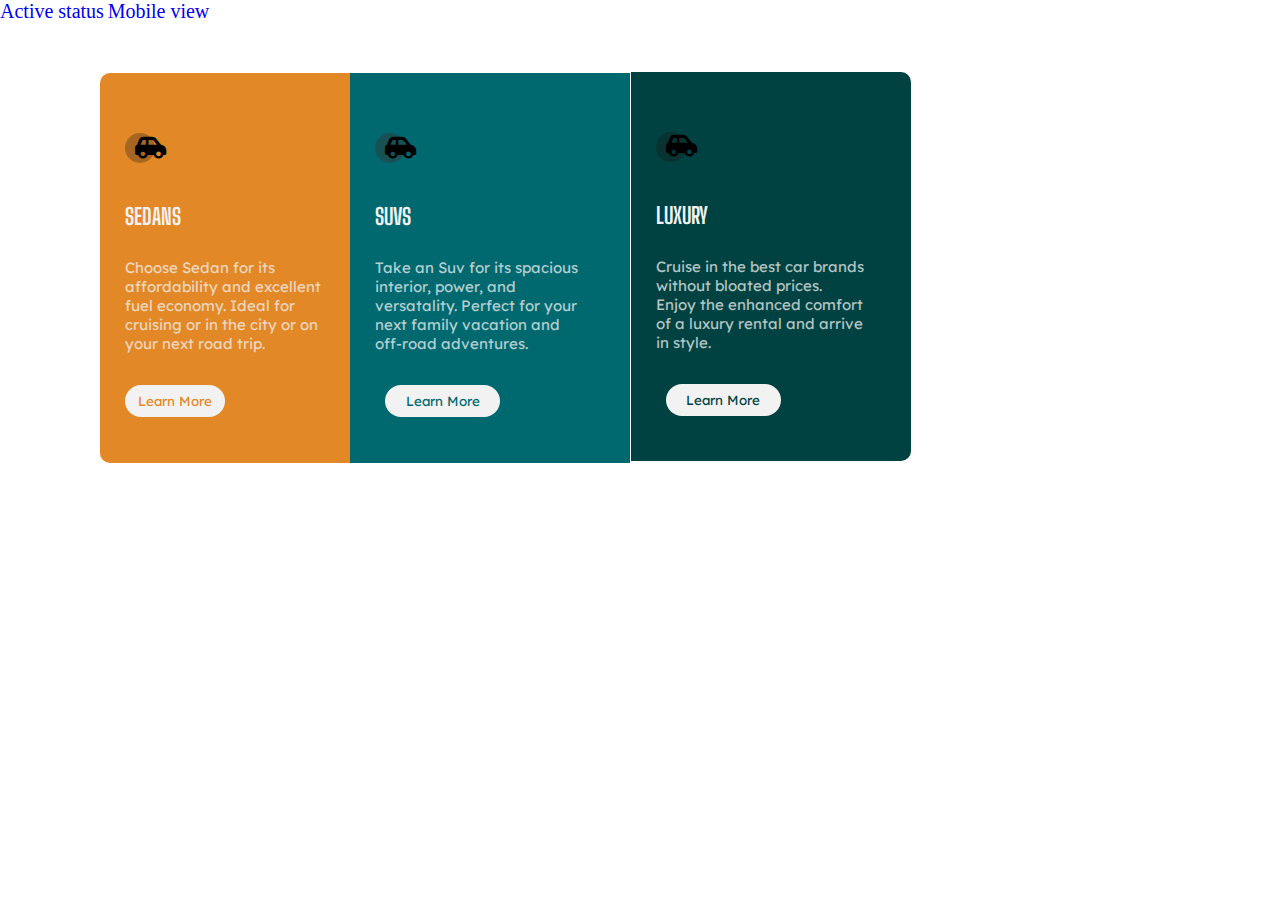
<file: index.html>
<!DOCTYPE html>
<html lang="en">
<head>
    <meta charset="UTF-8">
    <meta name="viewport" content="width=, initial-scale=1.0">
    <title>Desktop view</title>
    <link rel="stylesheet" href="style.css">
    <link rel="preconnect" href="https://fonts.googleapis.com">
<link rel="preconnect" href="https://fonts.gstatic.com" crossorigin>
<link href="https://fonts.googleapis.com/css2?family=Big+Shoulders+Display:wght@700&family=Hanken+Grotesk:wght@500;700;800&family=Inter:wght@400;700&family=Lexend+Deca&display=swap" rel="stylesheet">
<link rel="stylesheet" href="https://cdnjs.cloudflare.com/ajax/libs/font-awesome/6.3.0/css/all.min.css">

</head>
<body>
    <a href="active.html">Active status</a>
    <a href="mobile.html">Mobile view</a>
    <div class="container">
        <div class="first_card">
            <div>
                <div class="mother">
                <div class="circle"></div>
                <i class="fa-solid fa-car-side"></i>
                </div>
                <div>
                    <h2>SEDANS</h2>
                    <p>Choose Sedan for its affordability and excellent <br> fuel economy. Ideal for <br>cruising or in the city or on <br> your next road trip.</p>
                </div>
                <button class="but1">Learn More</button>
            </div>
        </div>
        <div class="second_card">
            <div>
                <div class="mother">
                <div class="circle2"></div>
                <i class="fas fa-car-side"></i>
            </div>
             <div>
                    <h2>SUVS</h2>
                    <p>Take an Suv for its spacious interior, power, and <br>versatality. Perfect for your <br>next family vacation and <br>off-road adventures.</p>
            </div>
             <button class="but2">Learn More</button>
        </div>
        <div class="third_card">
            <div class="mother">
                <div class="circle3"></div>
                <i class="fa-solid fa-car-side"></i>
            </div>
            <div>
                    <h2>LUXURY</h2>
                    <p>Cruise in the best car brands without bloated prices. <br> Enjoy the enhanced comfort <br>of a luxury rental and arrive <br> in  style.</p>
            </div>
            <button class="but3">Learn More</button>
        </div>
    </div>
    
</body>
</html>
</file>
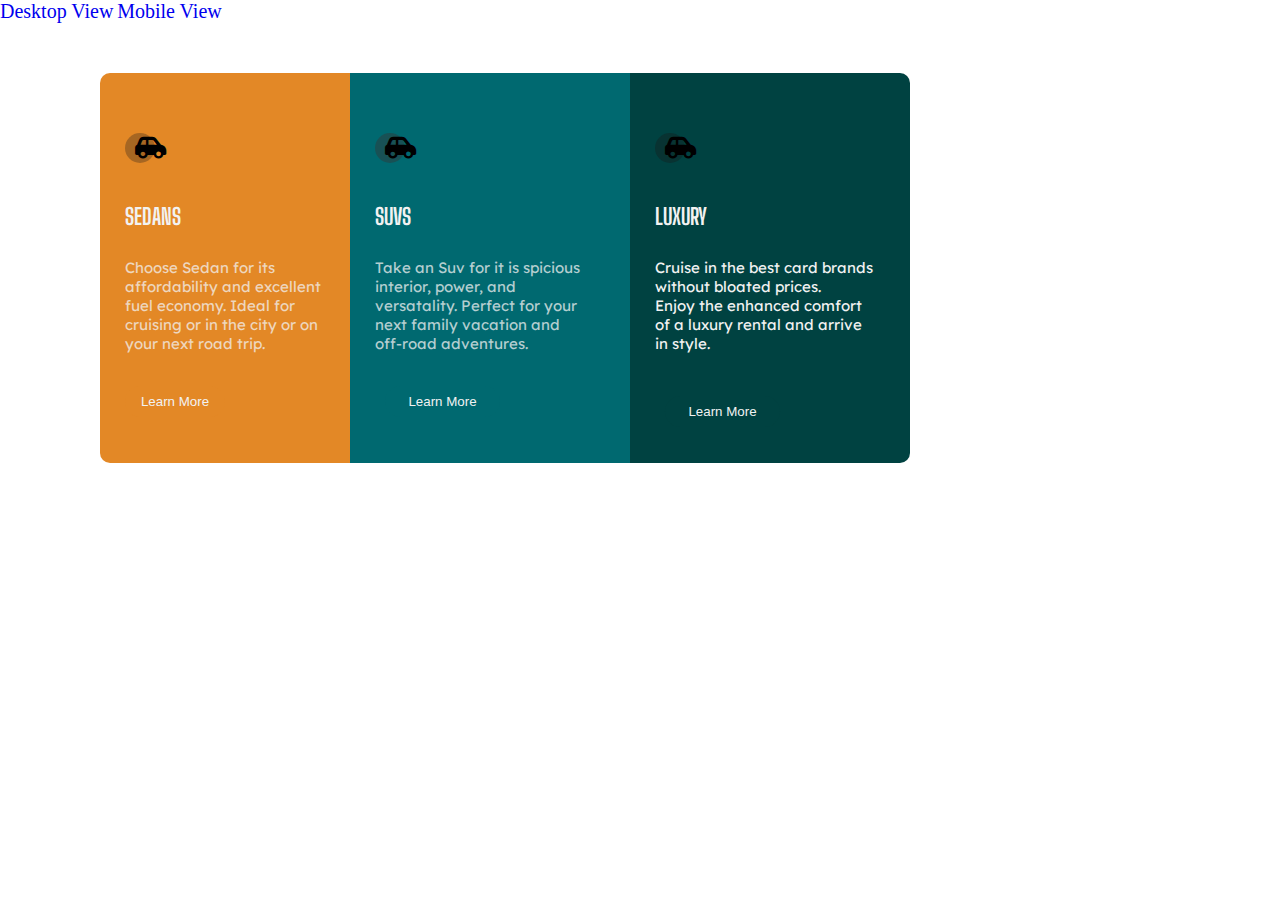
<file: active.html>
<!DOCTYPE html>
<html lang="en">
<head>
    <meta charset="UTF-8">
    <meta name="viewport" content="width=device-width, initial-scale=1.0">
    <title>Active tatus</title>
    <link rel="stylesheet" href="style.css">
    <link href="https://fonts.googleapis.com/css2?family=Big+Shoulders+Display:wght@700&family=Hanken+Grotesk:wght@500;700;800&family=Inter:wght@400;700&family=Lexend+Deca&display=swap" rel="stylesheet">
    <link rel="stylesheet" href="https://cdnjs.cloudflare.com/ajax/libs/font-awesome/6.3.0/css/all.min.css">

</head>
<body>
    
    <a href="index.html">Desktop View</a>
    <a href="mobile.html">Mobile View</a>
    <div class="container">
        <div class="first_card">
            <div>
                <div class="mother">
                    <div class="circle"></div>
                    <i class="fa-solid fa-car-side"></i>
                </div>
                <div>
                    <h2>SEDANS</h2>
                    <p>Choose Sedan for its affordability and excellent <br> fuel economy. Ideal for <br> cruising or in the city or on <br> your next road trip.</p>
                </div>
                <button class="bot1">Learn More</button>
            </div>
        </div>
        <div class="second_card">
            <div class="mother">
                <div class="circle2"></div>
                <i class="fas fa-car-side"></i>     
            </div>  
            <div> 
                    <h2>SUVS</h2>
                    <p>Take an Suv for it is spicious interior, power, and <br> versatality. Perfect for your <br> next family vacation and <br> off-road adventures.</p>
            </div>
                <button class="bot2">Learn More</button>
        </div>
    
        <div class="athird_card">
            <div class="mother">
                <div class="circle3"></div>
                <i class="fa-solid fa-car-side"></i>
            </div>
            <div>
                <h2>LUXURY</h2>
                <p id="parag">Cruise in the best card brands without bloated prices. <br> Enjoy the enhanced comfort <br>of a luxury rental and arrive <br>in  style.</p>
        
            </div>
            <button class="bot3">Learn More</button>
        </div>
    </div>
    
</body>
</html>
</file>
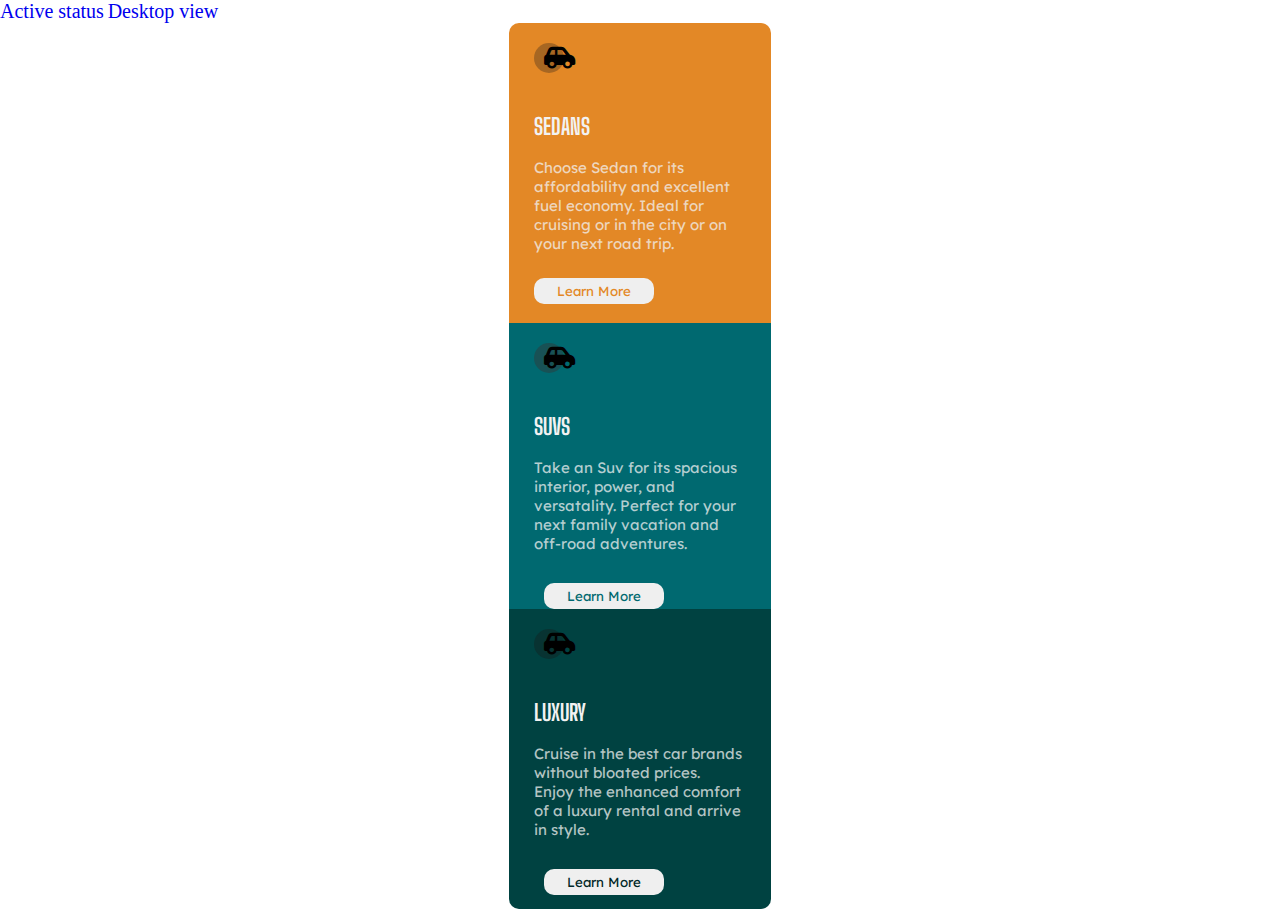
<file: mobile.html>
<!DOCTYPE html>
<html lang="en">
<head>
    <meta charset="UTF-8">
    <meta name="viewport" content="width=, initial-scale=1.0">
    <title>Desktop view</title>
    <link rel="stylesheet" href="mobile-style.css">
    <link rel="preconnect" href="https://fonts.googleapis.com">
<link rel="preconnect" href="https://fonts.gstatic.com" crossorigin>
<link href="https://fonts.googleapis.com/css2?family=Big+Shoulders+Display:wght@700&family=Hanken+Grotesk:wght@500;700;800&family=Inter:wght@400;700&family=Lexend+Deca&display=swap" rel="stylesheet">
<link rel="stylesheet" href="https://cdnjs.cloudflare.com/ajax/libs/font-awesome/6.3.0/css/all.min.css">

</head>
<body>
    <a href="active.html">Active status</a>
    <a href="index.html">Desktop view</a>
    <div class="container">
        <div class="first_card">
            <div>
                <div class="mother">
                <div class="circle"></div>
                <i class="fa-solid fa-car-side"></i>
                </div>
                <div>
                    <h2>SEDANS</h2>
                    <p>Choose Sedan for its affordability and excellent fuel economy. Ideal for cruising or in the city or on  your next road trip.</p>
                </div>
                <button class="but1">Learn More</button>
            </div>
        </div>
        <div class="second_card">
            <div>
                <div class="mother">
                <div class="circle2"></div>
                <i class="fas fa-car-side"></i>
            </div>
             <div>
                    <h2>SUVS</h2>
                    <p>Take an Suv for its spacious interior, power, and <br>versatality. Perfect for your <br>next family vacation and <br>off-road adventures.</p>
            </div>
             <button class="but2">Learn More</button>
        </div>
        <div class="third_card">
            <div class="mother">
                <div class="circle3"></div>
                <i class="fa-solid fa-car-side"></i>
            </div>
            <div>
                    <h2>LUXURY</h2>
                    <p>Cruise in the best car brands without bloated prices. <br> Enjoy the enhanced comfort <br>of a luxury rental and arrive <br> in  style.</p>
            </div>
            <button class="but3">Learn More</button>
        </div>
    </div>
    
</body>
</html>
</file>
<file: style.css>
* {
    padding: 0;
    margin: 0;
    box-sizing: border-box;
    
}
body {
    font-family: "Big Shoulders Display', sans-serif";
    font-weight: 400;
    font-size: 15px;

}
a {
    text-decoration: none;
    font-size: 20px;
}
.container {
    width: 1440px;
    padding: 50px 100px;
    display: flex;
    flex-direction:row;
    

}
.first_card {
    width: 250px;
    height: 390px;
    padding: 40px 25px;
    background-color: hsl(31, 77%, 52%);
    border-top-left-radius: 10px;
    border-bottom-left-radius: 10px;
}
.circle {
    margin: 20px 0;
    
}
.circle,
.circle2,
.circle3 {
    display: flex;
    justify-content: end;
    align-items: center;

}
.fa-solid, .fas {
    font-size: 25px;
    margin-left: -20px;
    margin-top: -10px;
}
.mother {
    display: flex;
    flex-direction: row;
    align-items: center;
    margin-bottom: 10px;
}


h2 {
    margin: 10px 0;
    height: 35px;
    color: hsl(0, 0%, 95%);
    font-family:'Big Shoulders Display', sans-serif;
    font-weight: 700;
}
p {
    width: 210px;
    margin-top: 20px;
    margin-bottom: 40px;
    color: hsla(0, 0%, 95%, 0.75);
    font-size: 15px;
    font-family:'Lexend Deca', sans-serif;
    
}
#parag {
    width: 219px;
    margin-top: 20px;
    margin-bottom: 50px;
    text-align: start;
    color: hsl(0, 0%, 95%);
    font-size: 15px;
    font-family:'Lexend Deca', sans-serif;
    font-weight: 400;

}
span {
    margin-right: 10px;
}
.second_card {
    width: 280px;
    height: 390px;
    padding: 40px 25px;
    background-color: hsl(184, 100%, 22%);
    
}
.circle2 {
    margin-bottom: 20px;
}
.third_card {
    width: 280px;
    height: 389.9px;
    padding: 40px 25px;
    margin-left: 255.6px;
    margin-top: -345.5px;
    background-color:hsl(179, 100%, 13%);
    border-top-right-radius: 10px;
    border-bottom-right-radius: 10px;
}
.athird_card {
    width: 280px;
    height: 389.9px;
    padding: 40px 25px;
    background-color:hsl(179, 100%, 13%);
    border-top-right-radius: 10px;
    border-bottom-right-radius: 10px;
}
.circle {
    background-color: hsla(31, 62%, 35%, 0.75);
    width: 30px;
    height: 30px;
    border-radius: 100%;
    margin-bottom: 30px;
    margin-top: 20px;
}
.circle2 {
    background-color: hsla(184, 41%, 21%, 0.75);
    width: 30px;
    height: 30px;
    border-radius: 100%;
    margin-top: 20px;
    margin-bottom: 30px;
}
.circle3 {
    width: 30px;
    height: 30px;
    border-radius: 100%;
    background-color:hsla(177, 43%, 10%, 0.5);
    margin-top: 20px;
    margin-bottom: 30px;
}
.but1 {
    width: 120px;
    padding: 5px;
    border: none;
    border-radius: 10px;
    margin-top: -10px;
    color: hsl(31, 77%, 52%);
    font-family:'Lexend Deca', sans-serif;
    font-weight: 400;

}
.but2 {
    width: 120px;
    padding: 5px;
    border: none;
    border-radius: 10px;
    color:hsl(184, 100%, 22%);
    margin-left: 10px;
    font-family:'Lexend Deca', sans-serif;
    font-weight: 400;
}
.but3 {
    width: 120px;
    padding: 5px;
    border: none;
    border-radius: 10px;
    color: hsl(179, 95%, 8%);
    margin-left: 10px;
    font-family:'Lexend Deca', sans-serif;
    font-weight: 400;
}

.but1 {
    width: 50%;
    padding: 8px 5px;
    border: none;
    margin-top: -8px;
    border-radius: 35px;
   background-color: hsl(0, 0%, 95%);
   color: hsl(31, 77%, 52%);
}
.but2 {
    width: 50%;
    padding: 8px 5px;
    border: none;
    margin-top: -8px;
    border-radius: 35px;
    background-color:hsl(0, 0%, 95%);
    margin-left: 10px;
    color: hsl(184, 100%, 22%);
}
.but3 {
    width: 50%;
    padding: 8px 5px;
    border: none;
    margin-top: -8px;
    border-radius: 35px;
    background-color: hsl(0, 0%, 95%);
    margin-left: 10px;
    color: hsl(179, 100%, 13%);
}
.bot1 {
    width: 50%;
    padding: 8px 5px;
    border: none;
    margin-top: -8px;
    border-radius: 35px;
   background-color: hsl(31, 77%, 52%);
   color: hsl(0, 0%, 95%);
}
.bot2 {
    width: 50%;
    padding: 8px 5px;
    border: none;
    margin-top: -8px;
    border-radius: 35px;
    background-color:hsl(184, 100%, 22%);
    margin-left: 10px;
    color: hsl(0, 0%, 95%);
}
.bot3 {
    width: 50%;
    padding: 8px 5px;
    border: none;
    margin-top: -8px;
    border-radius: 35px;
    background-color: hsl(179, 100%, 13%);
    margin-left: 10px;
    color: hsl(0, 0%, 95%);
}
.bot1:hover  {
    border: 2px solid whitesmoke;
    cursor: pointer;
}
.bot2:hover  {
    border: 2px solid whitesmoke;
    cursor: pointer;
}
.bot3:hover  {
    border: 2px solid whitesmoke;
    cursor: pointer;
}
</file>
<file: mobile-style.css>
* {
    padding: 0;
    margin: 0;
    box-sizing: border-box;
    
}
body {
    font-family: "Big Shoulders Display', sans-serif";
    font-weight: 400;
    font-size: 15px;

}
a {
    text-decoration: none;
    font-size: 20px;
}
.container {
    width: 375px;
    display: flex;
    flex-direction:column;
    align-items: center;
    margin: auto;
    

}
.first_card {
    width: 70%;
    height: 300px;
    padding: 0px 25px;
    background-color: hsl(31, 77%, 52%);
    border-top-left-radius: 10px;
    border-top-right-radius: 10px;
}
.circle {
    margin: 20px 0;
    
}
.circle,
.circle2,
.circle3 {
    display: flex;
    justify-content: end;
    align-items: center;

}
.fa-solid, .fas {
    font-size: 25px;
    margin-left: -20px;
    margin-top: -10px;
}
.mother {
    display: flex;
    flex-direction: row;
    align-items: center;
    margin-bottom: 10px;
}


h2 {
    margin: 5px 0;
    height: 35px;
    color: hsl(0, 0%, 95%);
    font-family:'Big Shoulders Display', sans-serif;
    font-weight: 700;
}
p {
    margin-top: 10px;
    margin-bottom: 30px;
    color: hsla(0, 0%, 95%, 0.75);
    font-size: 15px;
    font-family:'Lexend Deca', sans-serif;
    
}

span {
    margin-right: 10px;
}
.second_card {
    width: 70%;
    height: 300px;
    padding: 0 25px;
    background-color: hsl(184, 100%, 22%);
    
}
.circle2 {
    margin-bottom: 20px;
}
.third_card {
    width: 123.5%;
    height: 300px;
    padding: 0 25px;
    margin-bottom: 20px;
    margin-left: -25px;
    background-color:hsl(179, 100%, 13%);
    border-bottom-right-radius: 10px;
    border-bottom-left-radius: 10px;
}

.circle {
    background-color: hsla(31, 62%, 35%, 0.75);
    width: 30px;
    height: 30px;
    border-radius: 100%;
    margin-bottom: 30px;
    margin-top: 20px;
}
.circle2 {
    background-color: hsla(184, 41%, 21%, 0.75);
    width: 30px;
    height: 30px;
    border-radius: 100%;
    margin-top: 20px;
    margin-bottom: 30px;
}
.circle3 {
    width: 30px;
    height: 30px;
    border-radius: 100%;
    background-color:hsla(177, 43%, 10%, 0.5);
    margin-top: 20px;
    margin-bottom: 30px;
}
.but1 {
    width: 120px;
    padding: 5px;
    border: none;
    border-radius: 10px;
    margin-top: -10px;
    color: hsl(31, 77%, 52%);
    font-family:'Lexend Deca', sans-serif;
    font-weight: 400;

}
.but2 {
    width: 120px;
    padding: 5px;
    border: none;
    border-radius: 10px;
    color:hsl(184, 100%, 22%);
    margin-left: 10px;
    font-family:'Lexend Deca', sans-serif;
    font-weight: 400;
}
.but3 {
    width: 120px;
    padding: 5px;
    border: none;
    border-radius: 10px;
    color: hsl(179, 95%, 8%);
    margin-left: 10px;
    font-family:'Lexend Deca', sans-serif;
    font-weight: 400;
}

.bot1:hover  {
    border: 2px solid whitesmoke;
    cursor: pointer;
}
.bot2:hover  {
    border: 2px solid whitesmoke;
    cursor: pointer;
}
.bot3:hover  {
    border: 2px solid whitesmoke;
    cursor: pointer;
}
</file>
